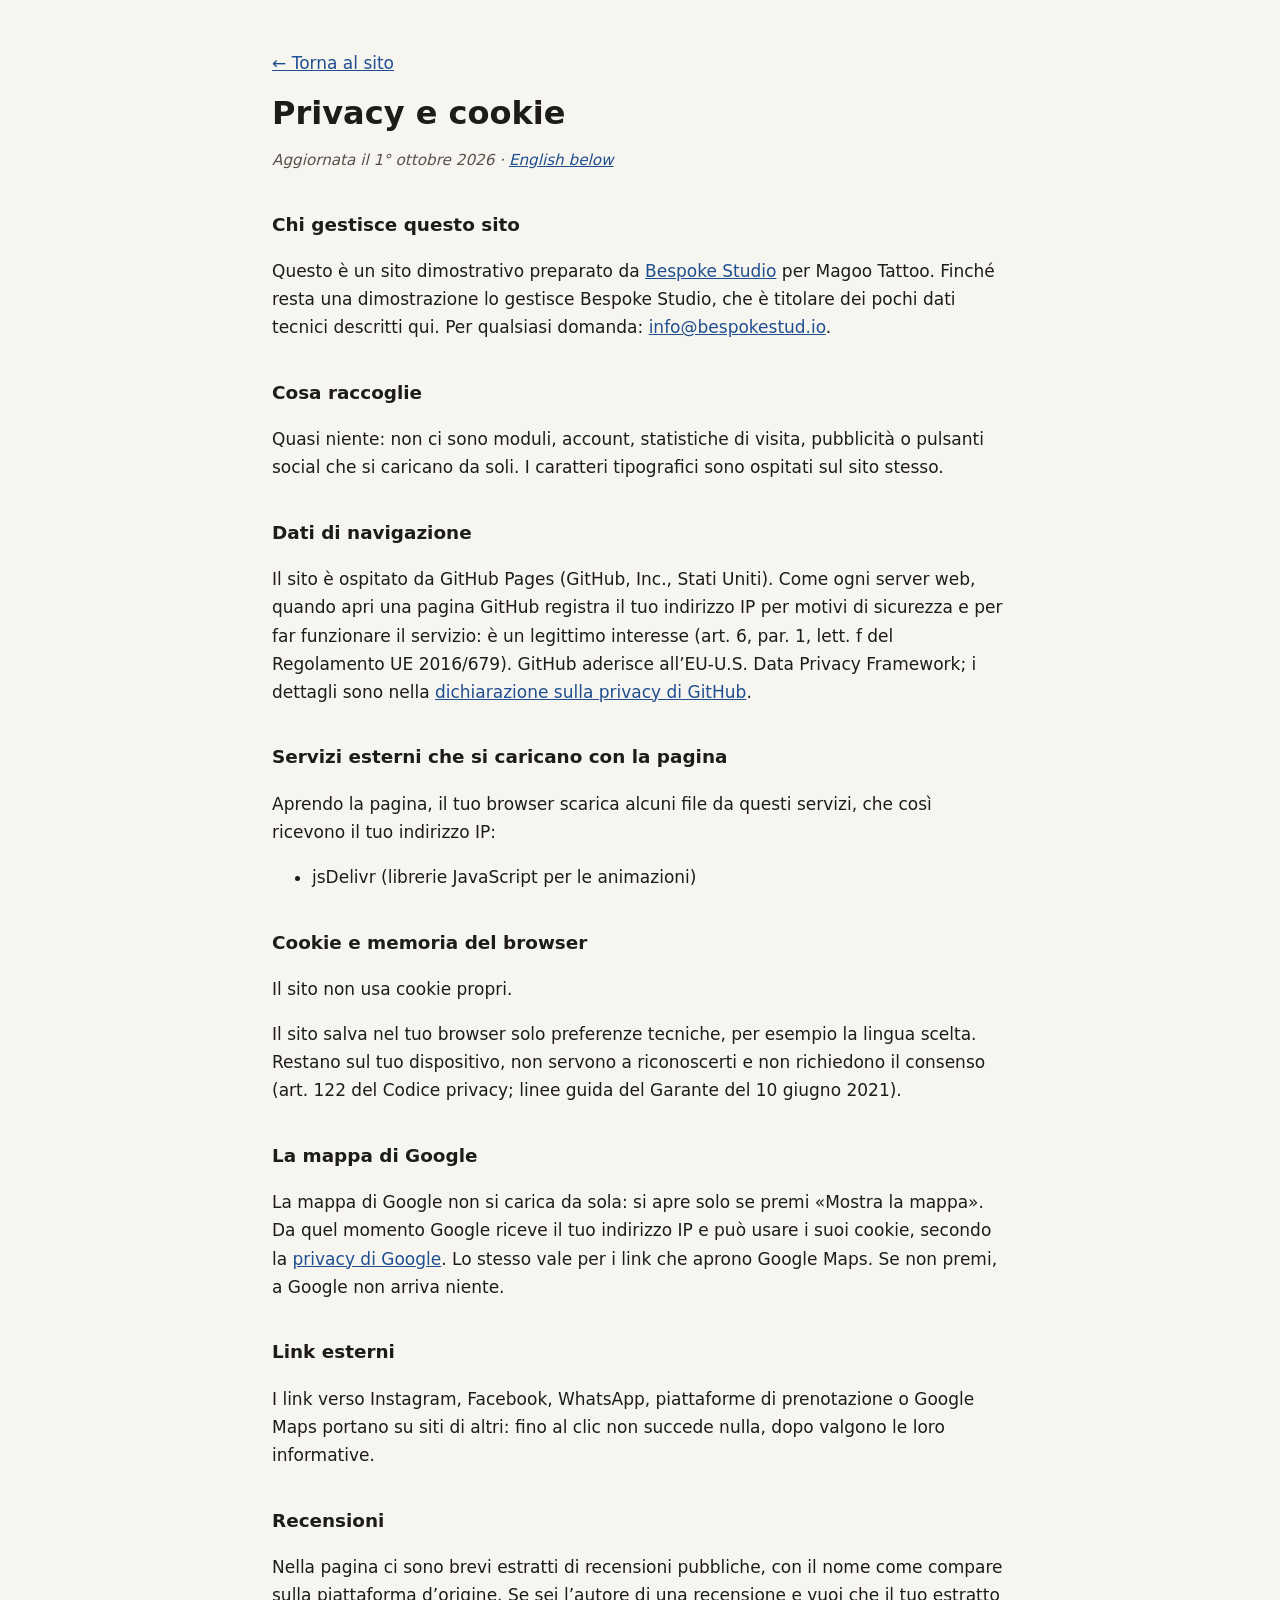
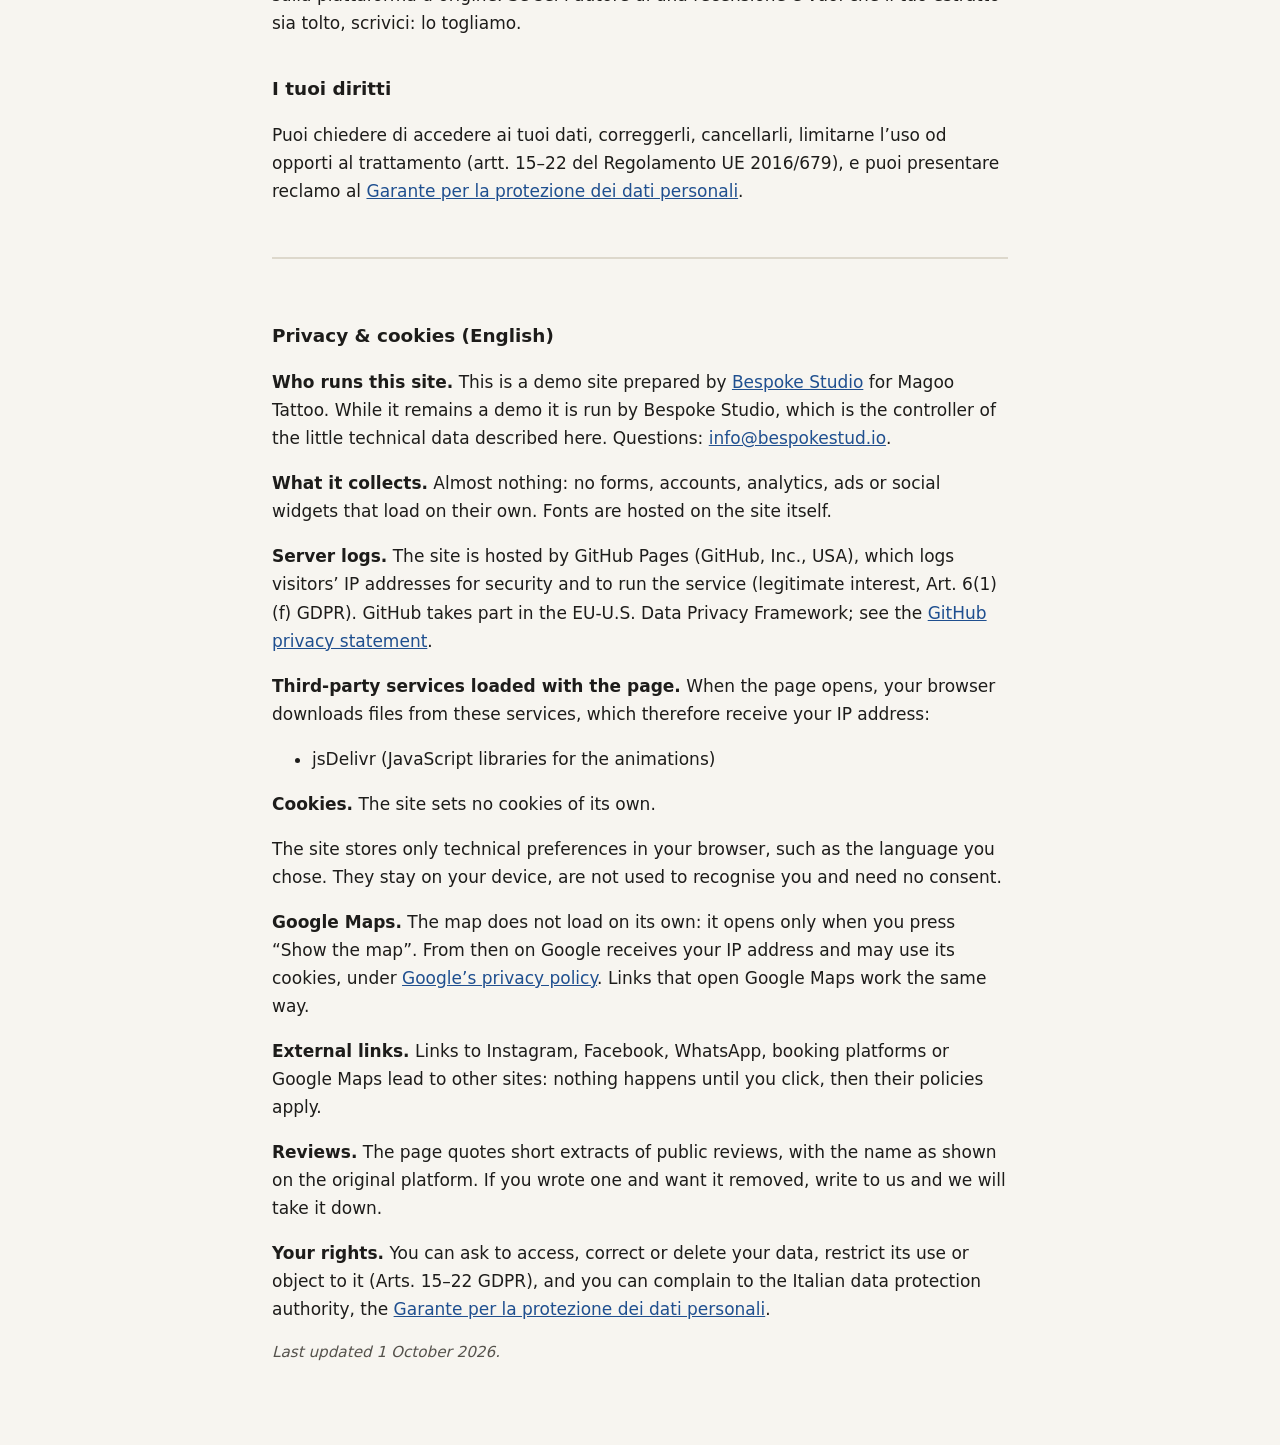
<file: privacy.html>
<!DOCTYPE html>
<html lang="it">
<head>
  <meta charset="UTF-8">
  <meta name="viewport" content="width=device-width, initial-scale=1.0">
  <meta name="robots" content="noindex">
  <title>Privacy e cookie · Magoo Tattoo</title>
  <meta name="description" content="Informativa privacy e cookie del sito Magoo Tattoo.">
  <style>
    body { margin: 0; background: #f7f5f0; color: #1d1c1a; font: 17px/1.65 system-ui, -apple-system, "Segoe UI", Roboto, sans-serif; }
    main { max-width: 46rem; margin: 0 auto; padding: 32px 20px 64px; }
    h1 { font-size: 2rem; line-height: 1.2; margin: 0.4em 0 0.2em; }
    h2 { font-size: 1.15rem; margin: 2em 0 0.4em; }
    a { color: #1f4f8f; }
    .data { color: #55524c; font-style: italic; font-size: 0.95rem; }
    .en { margin-top: 3em; padding-top: 1.5em; border-top: 2px solid #ddd8cc; }
    code { font-size: 0.9em; background: #ebe7dc; padding: 0 4px; border-radius: 3px; }
  </style>
</head>
<body>
<main>
  <p><a href="index.html">← Torna al sito</a></p>
  <h1>Privacy e cookie</h1>
  <p class="data">Aggiornata il 1° ottobre 2026 · <a href="#english" lang="en">English below</a></p>
  <h2>Chi gestisce questo sito</h2>
  <p>Questo è un sito dimostrativo preparato da <a href="https://bespokestud.io" rel="noopener">Bespoke Studio</a> per Magoo Tattoo. Finché resta una dimostrazione lo gestisce Bespoke Studio, che è titolare dei pochi dati tecnici descritti qui. Per qualsiasi domanda: <a href="mailto:info@bespokestud.io">info@bespokestud.io</a>.</p>
  <h2>Cosa raccoglie</h2>
  <p>Quasi niente: non ci sono moduli, account, statistiche di visita, pubblicità o pulsanti social che si caricano da soli. I caratteri tipografici sono ospitati sul sito stesso.</p>
  <h2>Dati di navigazione</h2>
  <p>Il sito è ospitato da GitHub Pages (GitHub, Inc., Stati Uniti). Come ogni server web, quando apri una pagina GitHub registra il tuo indirizzo IP per motivi di sicurezza e per far funzionare il servizio: è un legittimo interesse (art. 6, par. 1, lett. f del Regolamento UE 2016/679). GitHub aderisce all’EU-U.S. Data Privacy Framework; i dettagli sono nella <a href="https://docs.github.com/site-policy/privacy-policies/github-general-privacy-statement" rel="noopener">dichiarazione sulla privacy di GitHub</a>.</p>
  <h2>Servizi esterni che si caricano con la pagina</h2>
  <p>Aprendo la pagina, il tuo browser scarica alcuni file da questi servizi, che così ricevono il tuo indirizzo IP:</p>
  <ul><li>jsDelivr (librerie JavaScript per le animazioni)</li></ul>
  <h2>Cookie e memoria del browser</h2>
  <p>Il sito non usa cookie propri.</p>
  <p>Il sito salva nel tuo browser solo preferenze tecniche, per esempio la lingua scelta. Restano sul tuo dispositivo, non servono a riconoscerti e non richiedono il consenso (art. 122 del Codice privacy; linee guida del Garante del 10 giugno 2021).</p>
  <h2>La mappa di Google</h2>
  <p>La mappa di Google non si carica da sola: si apre solo se premi «Mostra la mappa». Da quel momento Google riceve il tuo indirizzo IP e può usare i suoi cookie, secondo la <a href="https://policies.google.com/privacy?hl=it" rel="noopener">privacy di Google</a>. Lo stesso vale per i link che aprono Google Maps. Se non premi, a Google non arriva niente.</p>
  <h2>Link esterni</h2>
  <p>I link verso Instagram, Facebook, WhatsApp, piattaforme di prenotazione o Google Maps portano su siti di altri: fino al clic non succede nulla, dopo valgono le loro informative.</p>
  <h2>Recensioni</h2>
  <p>Nella pagina ci sono brevi estratti di recensioni pubbliche, con il nome come compare sulla piattaforma d’origine. Se sei l’autore di una recensione e vuoi che il tuo estratto sia tolto, scrivici: lo togliamo.</p>
  <h2>I tuoi diritti</h2>
  <p>Puoi chiedere di accedere ai tuoi dati, correggerli, cancellarli, limitarne l’uso od opporti al trattamento (artt. 15–22 del Regolamento UE 2016/679), e puoi presentare reclamo al <a href="https://www.garanteprivacy.it" rel="noopener">Garante per la protezione dei dati personali</a>.</p>
  <div class="en" id="english" lang="en">
    <h2>Privacy &amp; cookies (English)</h2>
    <p><strong>Who runs this site.</strong> This is a demo site prepared by <a href="https://bespokestud.io" rel="noopener">Bespoke Studio</a> for Magoo Tattoo. While it remains a demo it is run by Bespoke Studio, which is the controller of the little technical data described here. Questions: <a href="mailto:info@bespokestud.io">info@bespokestud.io</a>.</p>
    <p><strong>What it collects.</strong> Almost nothing: no forms, accounts, analytics, ads or social widgets that load on their own. Fonts are hosted on the site itself.</p>
    <p><strong>Server logs.</strong> The site is hosted by GitHub Pages (GitHub, Inc., USA), which logs visitors’ IP addresses for security and to run the service (legitimate interest, Art. 6(1)(f) GDPR). GitHub takes part in the EU-U.S. Data Privacy Framework; see the <a href="https://docs.github.com/site-policy/privacy-policies/github-general-privacy-statement" rel="noopener">GitHub privacy statement</a>.</p>
    <p><strong>Third-party services loaded with the page.</strong> When the page opens, your browser downloads files from these services, which therefore receive your IP address:</p><ul><li>jsDelivr (JavaScript libraries for the animations)</li></ul>
    <p><strong>Cookies.</strong> The site sets no cookies of its own.</p>
    <p>The site stores only technical preferences in your browser, such as the language you chose. They stay on your device, are not used to recognise you and need no consent.</p>
    <p><strong>Google Maps.</strong> The map does not load on its own: it opens only when you press “Show the map”. From then on Google receives your IP address and may use its cookies, under <a href="https://policies.google.com/privacy?hl=en" rel="noopener">Google’s privacy policy</a>. Links that open Google Maps work the same way.</p>
    <p><strong>External links.</strong> Links to Instagram, Facebook, WhatsApp, booking platforms or Google Maps lead to other sites: nothing happens until you click, then their policies apply.</p>
    <p><strong>Reviews.</strong> The page quotes short extracts of public reviews, with the name as shown on the original platform. If you wrote one and want it removed, write to us and we will take it down.</p>
    <p><strong>Your rights.</strong> You can ask to access, correct or delete your data, restrict its use or object to it (Arts. 15–22 GDPR), and you can complain to the Italian data protection authority, the <a href="https://www.garanteprivacy.it" rel="noopener">Garante per la protezione dei dati personali</a>.</p>
    <p class="data">Last updated 1 October 2026.</p>
  </div>
</main>
</body>
</html>
</file>
